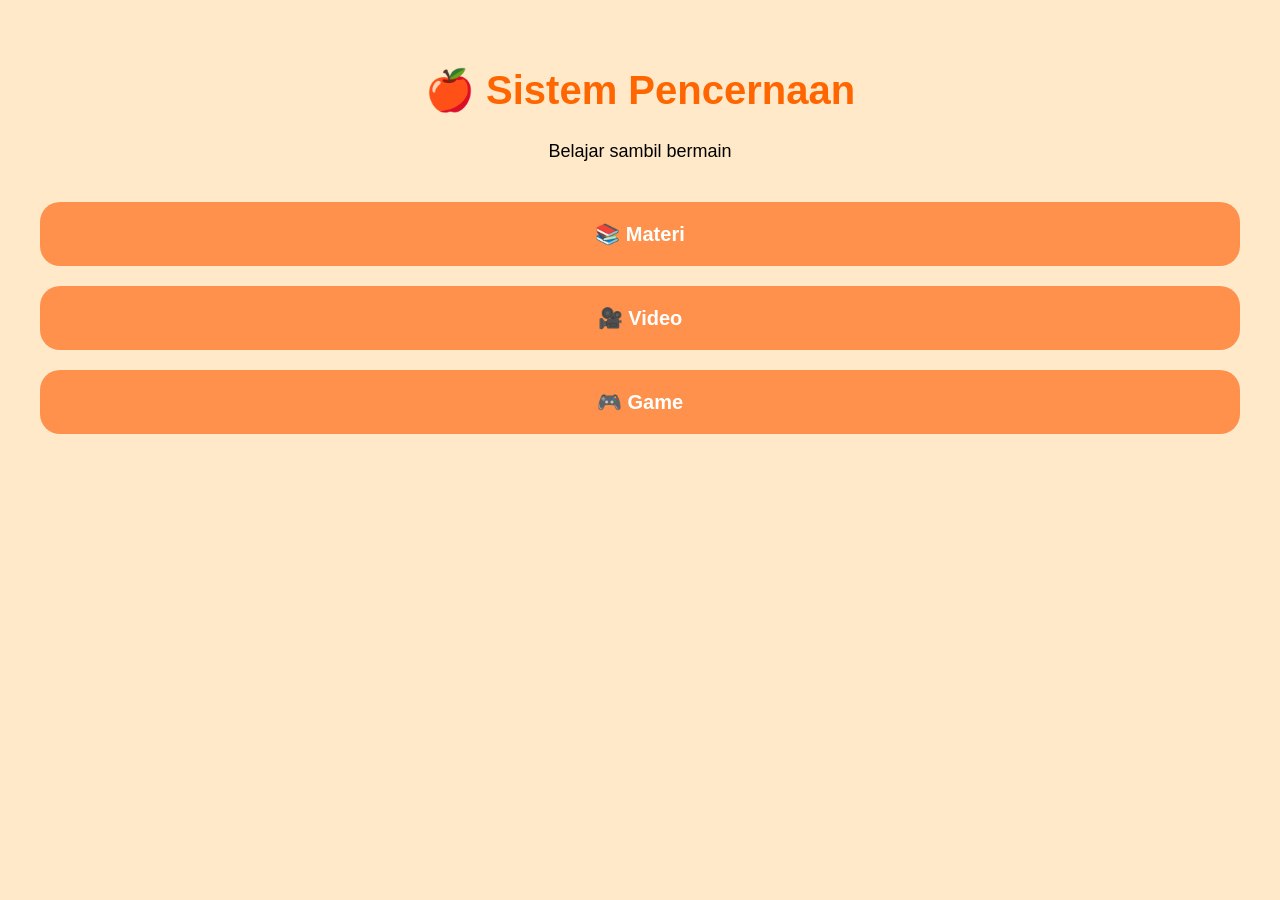
<file: index.html>
<!DOCTYPE html>
<html lang="id">
<head>
  <meta charset="UTF-8">
  <meta name="viewport" content="width=device-width, initial-scale=1.0">

  <title>Sistem Pencernaan</title>

  <link rel="stylesheet" href="css/style.css">
</head>
<body>

  <div class="container">

    <h1>🍎 Sistem Pencernaan</h1>

    <p>
      Belajar sambil bermain
    </p>

    <div class="menu">

      <a href="pages/materi.html">
        <button>📚 Materi</button>
      </a>

      <a href="pages/video.html">
        <button>🎥 Video</button>
      </a>

      <a href="pages/game.html">
        <button>🎮 Game</button>
      </a>

    </div>

  </div>

</body>
</html>
</file>
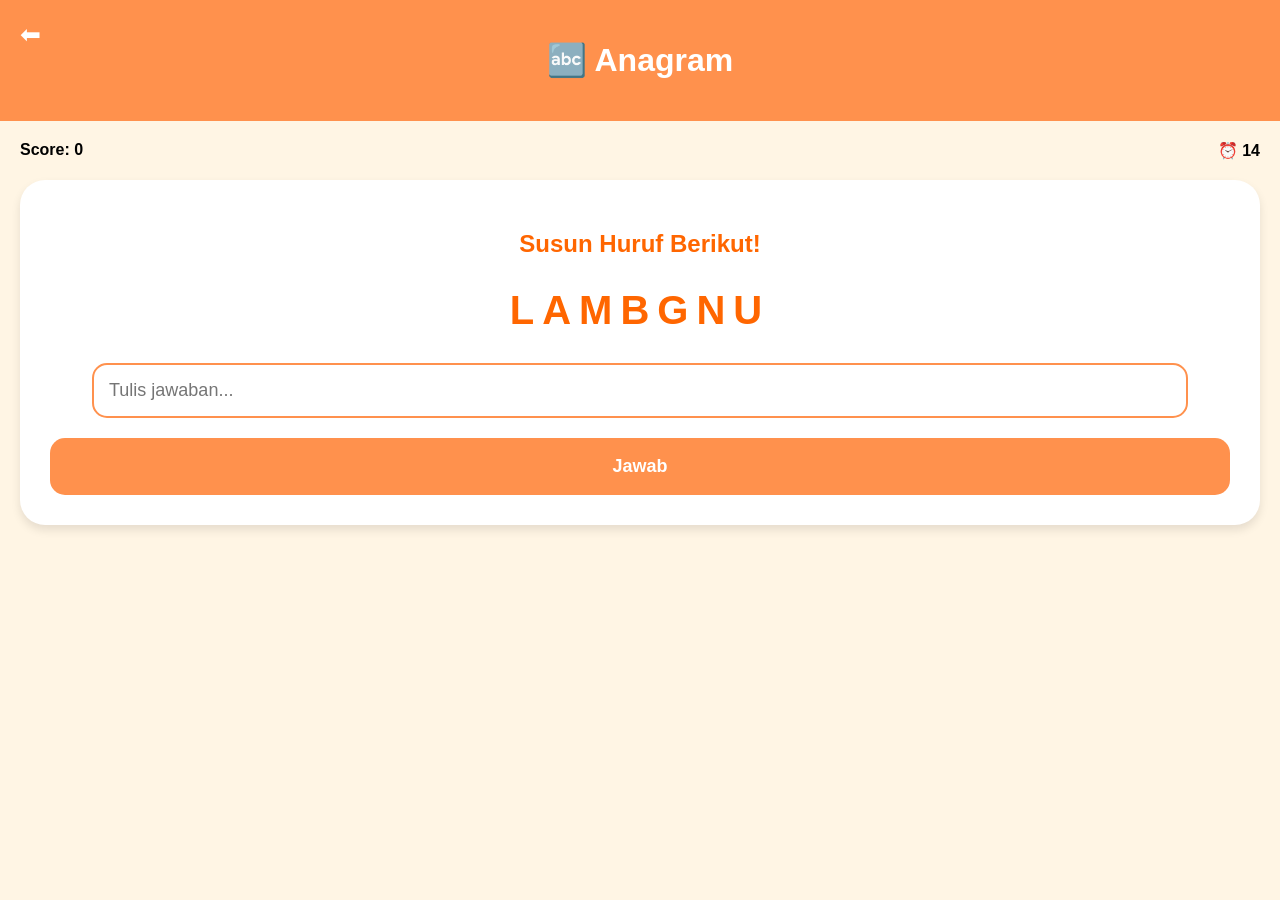
<file: pages/anagram.html>
<!DOCTYPE html>
<html lang="id">
<head>
  <meta charset="UTF-8">
  <meta name="viewport" content="width=device-width, initial-scale=1.0">

  <title>Anagram</title>

  <link rel="stylesheet" href="../css/anagram.css">
</head>
<body>

  <header>

    <a href="game.html" class="back">
      ⬅
    </a>

    <h1>🔤 Anagram</h1>

  </header>

  <div class="container">

    <div class="info">

      <div id="score">
        Score: 0
      </div>

      <div id="timer">
        ⏰ 15
      </div>

    </div>

    <div class="question-box">

      <h2>
        Susun Huruf Berikut!
      </h2>

      <div id="scrambled-word">

      </div>

      <input 
        type="text"
        id="answer"
        placeholder="Tulis jawaban..."
      >

      <button onclick="checkAnswer()">
        Jawab
      </button>

    </div>

  </div>

  <script src="../js/anagram.js"></script>

</body>
</html>
</file>
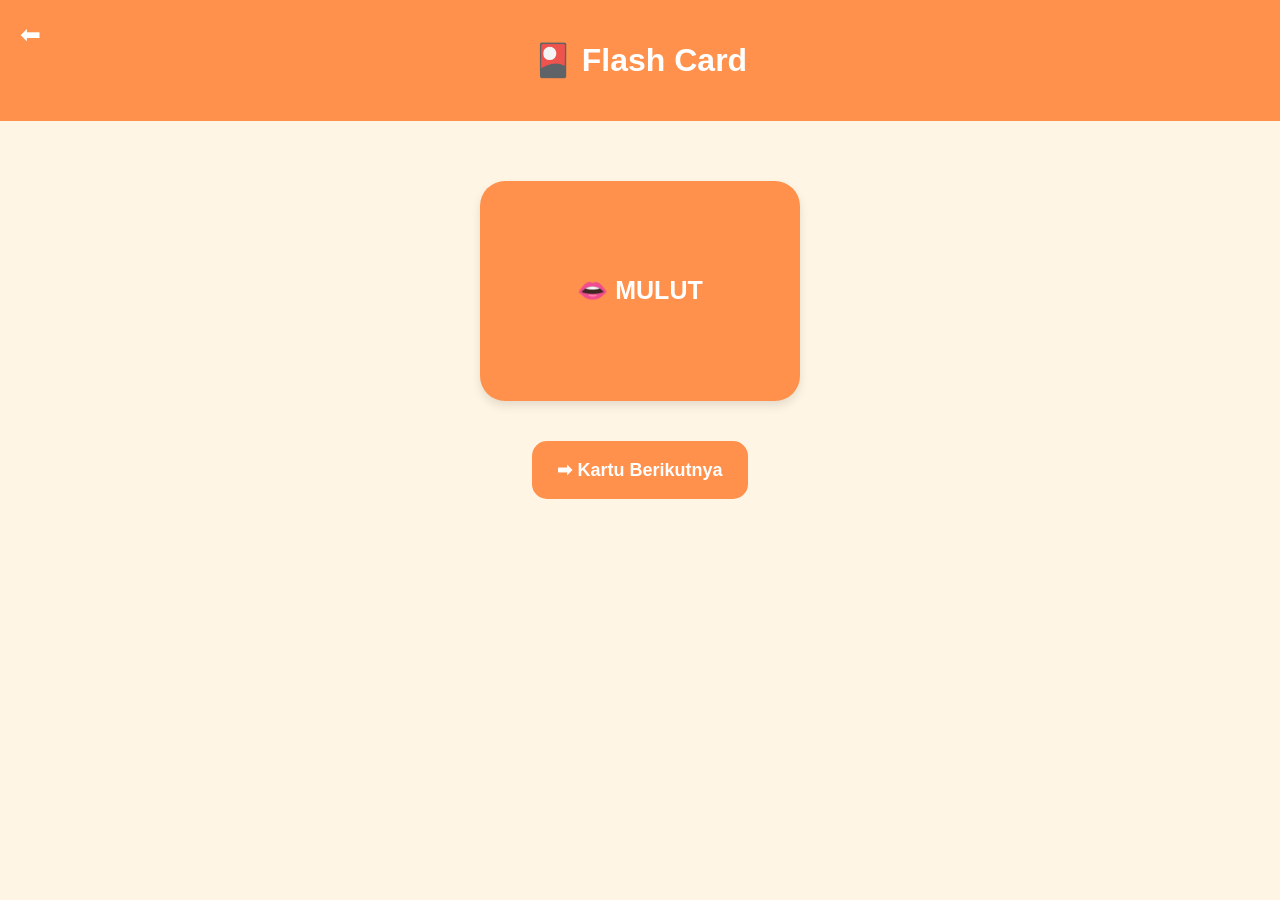
<file: pages/flashcard.html>
<!DOCTYPE html>
<html lang="id">
<head>
  <meta charset="UTF-8">
  <meta name="viewport" content="width=device-width, initial-scale=1.0">

  <title>Flash Card</title>

  <link rel="stylesheet" href="../css/flashcard.css">
</head>
<body>

  <header>

    <a href="game.html" class="back">
      ⬅
    </a>

    <h1>🎴 Flash Card</h1>

  </header>

  <div class="container">

    <div class="flashcard" id="flashcard">

      <div class="front" id="front">

      </div>

      <div class="back-card" id="back">

      </div>

    </div>

    <button onclick="nextCard()">
      ➡ Kartu Berikutnya
    </button>

  </div>

  <script src="../js/flashcard.js"></script>

</body>
</html>
</file>
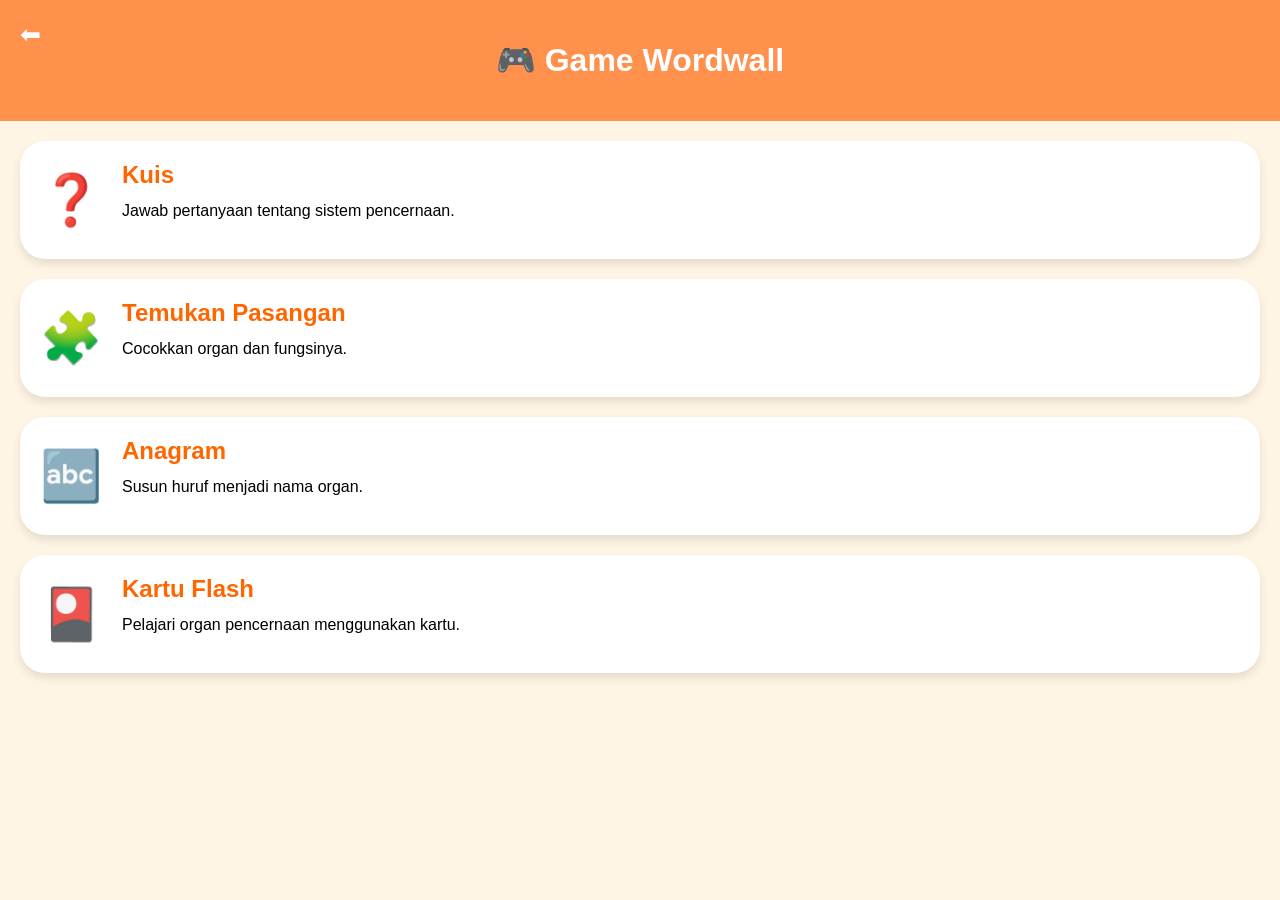
<file: pages/game.html>
<!DOCTYPE html>
<html lang="id">
<head>
  <meta charset="UTF-8">
  <meta name="viewport" content="width=device-width, initial-scale=1.0">

  <title>Game Wordwall</title>

  <link rel="stylesheet" href="../css/game.css">
</head>
<body>

  <header>

    <a href="../index.html" class="back">
      ⬅
    </a>

    <h1>🎮 Game Wordwall</h1>

  </header>

  <div class="container">

    <!-- KUIS -->
    <a href="kuis.html" class="game-card">

      <div class="emoji">
        ❓
      </div>

      <div>
        <h2>Kuis</h2>
        <p>
          Jawab pertanyaan tentang sistem pencernaan.
        </p>
      </div>

    </a>

    <!-- PASANGAN -->
    <a href="pasangan.html" class="game-card">

      <div class="emoji">
        🧩
      </div>

      <div>
        <h2>Temukan Pasangan</h2>
        <p>
          Cocokkan organ dan fungsinya.
        </p>
      </div>

    </a>

    <!-- ANAGRAM -->
    <a href="anagram.html" class="game-card">

      <div class="emoji">
        🔤
      </div>

      <div>
        <h2>Anagram</h2>
        <p>
          Susun huruf menjadi nama organ.
        </p>
      </div>

    </a>

<!-- FLASH CARD -->
<a href="flashcard.html" class="game-card">

  <div class="emoji">
    🎴
  </div>
  
  <div>
    <h2>Kartu Flash</h2>
    <p>
      Pelajari organ pencernaan menggunakan kartu.
    </p>
  </div>
  
</a>

  </div>
</file>
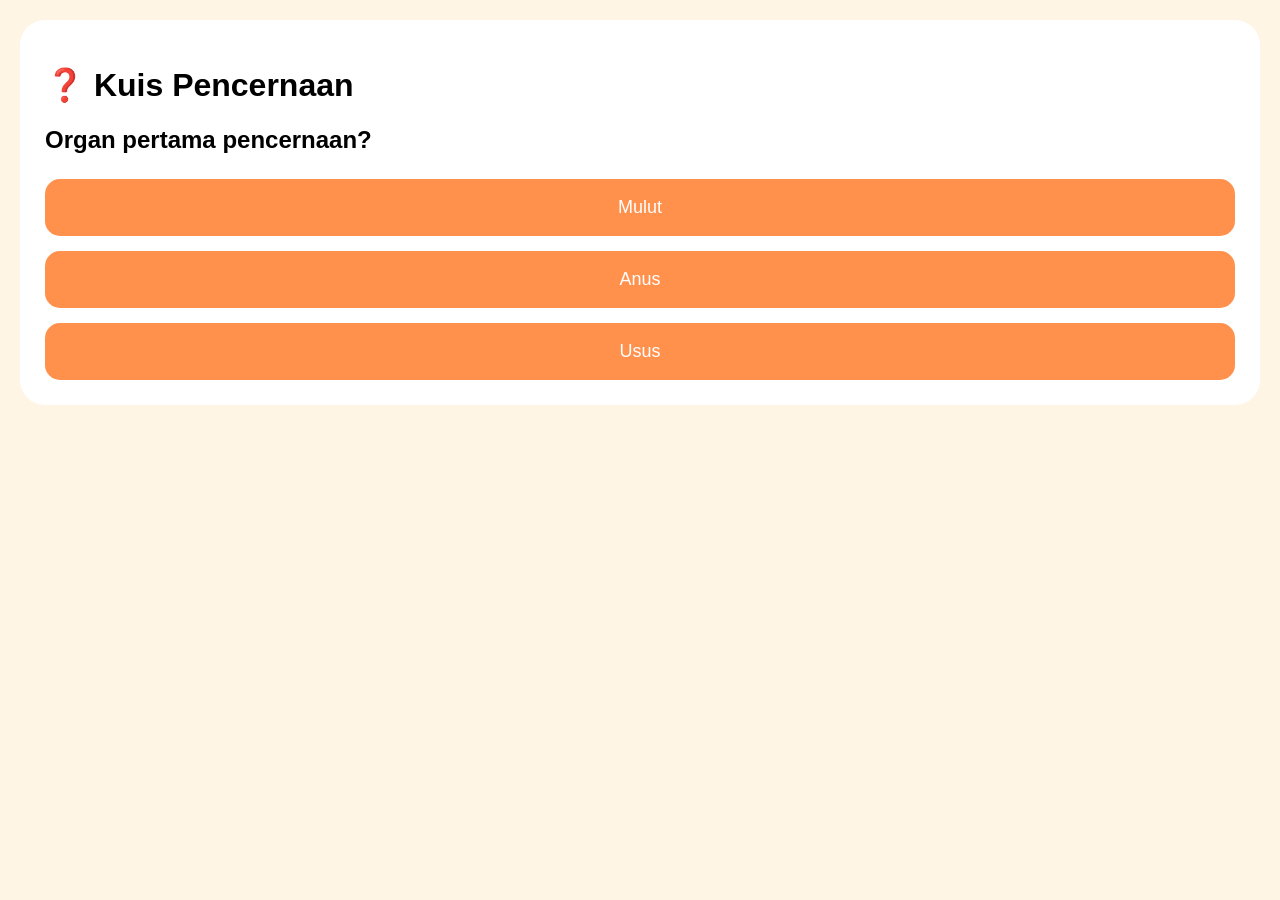
<file: pages/kuis.html>
<!DOCTYPE html>
<html lang="id">
<head>
<meta charset="UTF-8">
<meta name="viewport" content="width=device-width, initial-scale=1.0">
<title>Kuis</title>
<link rel="stylesheet" href="../css/kuis.css">
</head>
<body>

<div class="container">

<h1>❓ Kuis Pencernaan</h1>

<div id="question"></div>

<div id="answers"></div>

</div>

<script type="module" src="../js/kuis.js"></script>

</body>
</html>
</file>
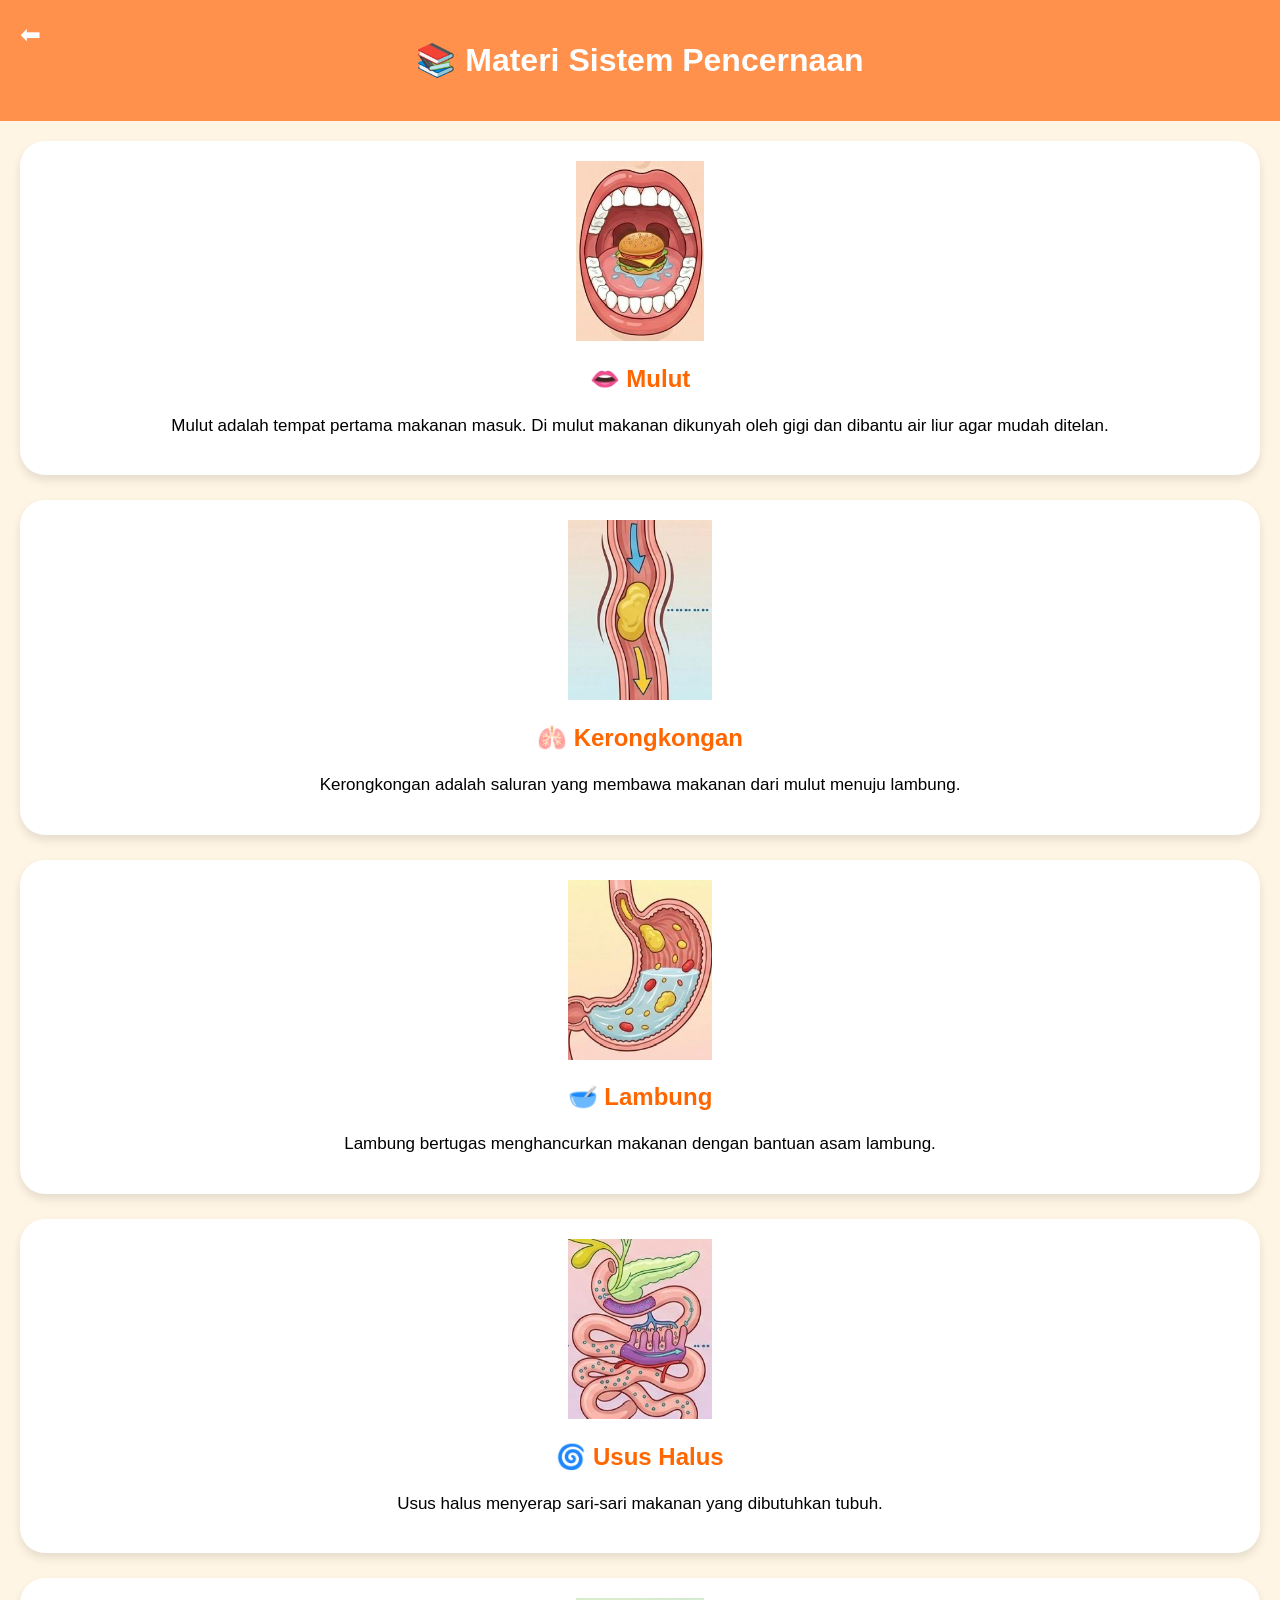
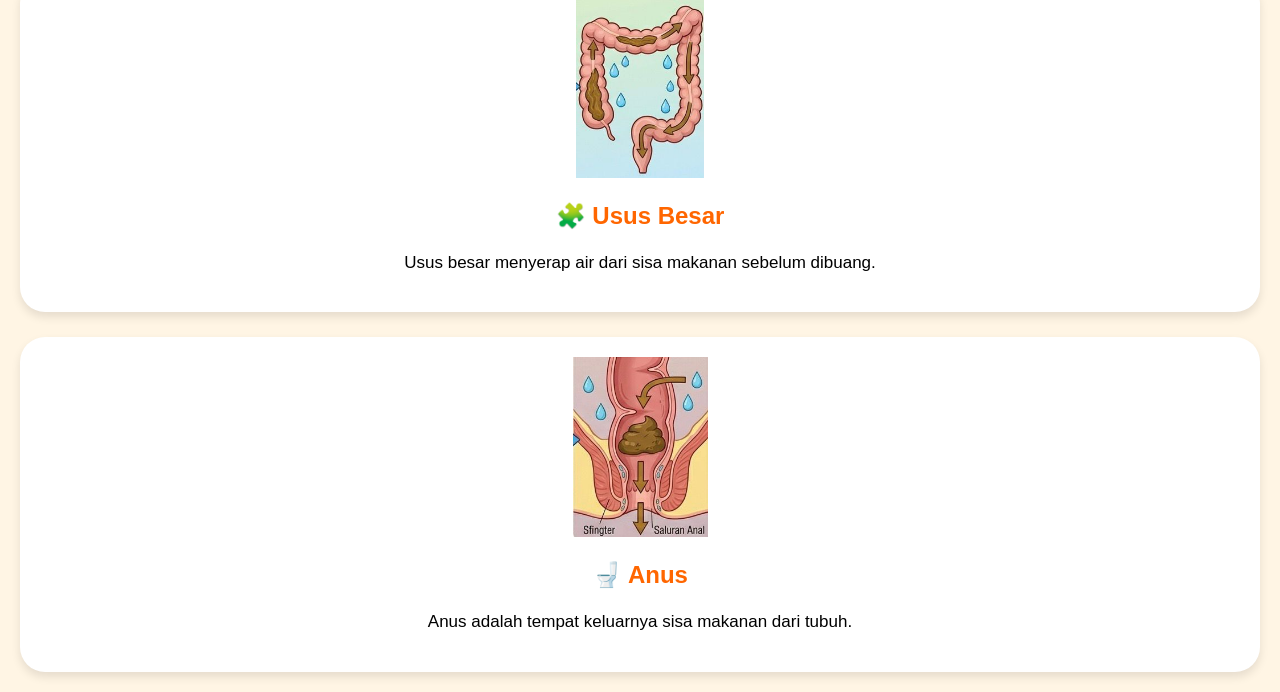
<file: pages/materi.html>
<!DOCTYPE html>
<html lang="id">
<head>
  <meta charset="UTF-8">
  <meta name="viewport" content="width=device-width, initial-scale=1.0">

  <title>Materi Sistem Pencernaan</title>

  <link rel="stylesheet" href="../css/materi.css">
</head>
<body>

  <header>

    <a href="../index.html" class="back">
      ⬅
    </a>

    <h1>📚 Materi Sistem Pencernaan</h1>

  </header>

  <div class="container">

    <!-- MULUT -->
    <div class="card">

      <img src="../img/mulut.png">

      <h2>👄 Mulut</h2>

      <p>
        Mulut adalah tempat pertama makanan masuk.
        Di mulut makanan dikunyah oleh gigi dan dibantu air liur agar mudah ditelan.
      </p>

    </div>

    <!-- KERONGKONGAN -->
    <div class="card">

      <img src="../img/kerongkongan.png">

      <h2>🫁 Kerongkongan</h2>

      <p>
        Kerongkongan adalah saluran yang membawa makanan dari mulut menuju lambung.
      </p>

    </div>

    <!-- LAMBUNG -->
    <div class="card">

      <img src="../img/lambung.png">

      <h2>🥣 Lambung</h2>

      <p>
        Lambung bertugas menghancurkan makanan dengan bantuan asam lambung.
      </p>

    </div>

    <!-- USUS HALUS -->
    <div class="card">

      <img src="../img/usus-halus.png">

      <h2>🌀 Usus Halus</h2>

      <p>
        Usus halus menyerap sari-sari makanan yang dibutuhkan tubuh.
      </p>

    </div>

    <!-- USUS BESAR -->
    <div class="card">

      <img src="../img/usus-besar.png">

      <h2>🧩 Usus Besar</h2>

      <p>
        Usus besar menyerap air dari sisa makanan sebelum dibuang.
      </p>

    </div>

    <!-- ANUS -->
    <div class="card">

      <img src="../img/anus.png">

      <h2>🚽 Anus</h2>

      <p>
        Anus adalah tempat keluarnya sisa makanan dari tubuh.
      </p>

    </div>

  </div>

</body>
</html>
</file>
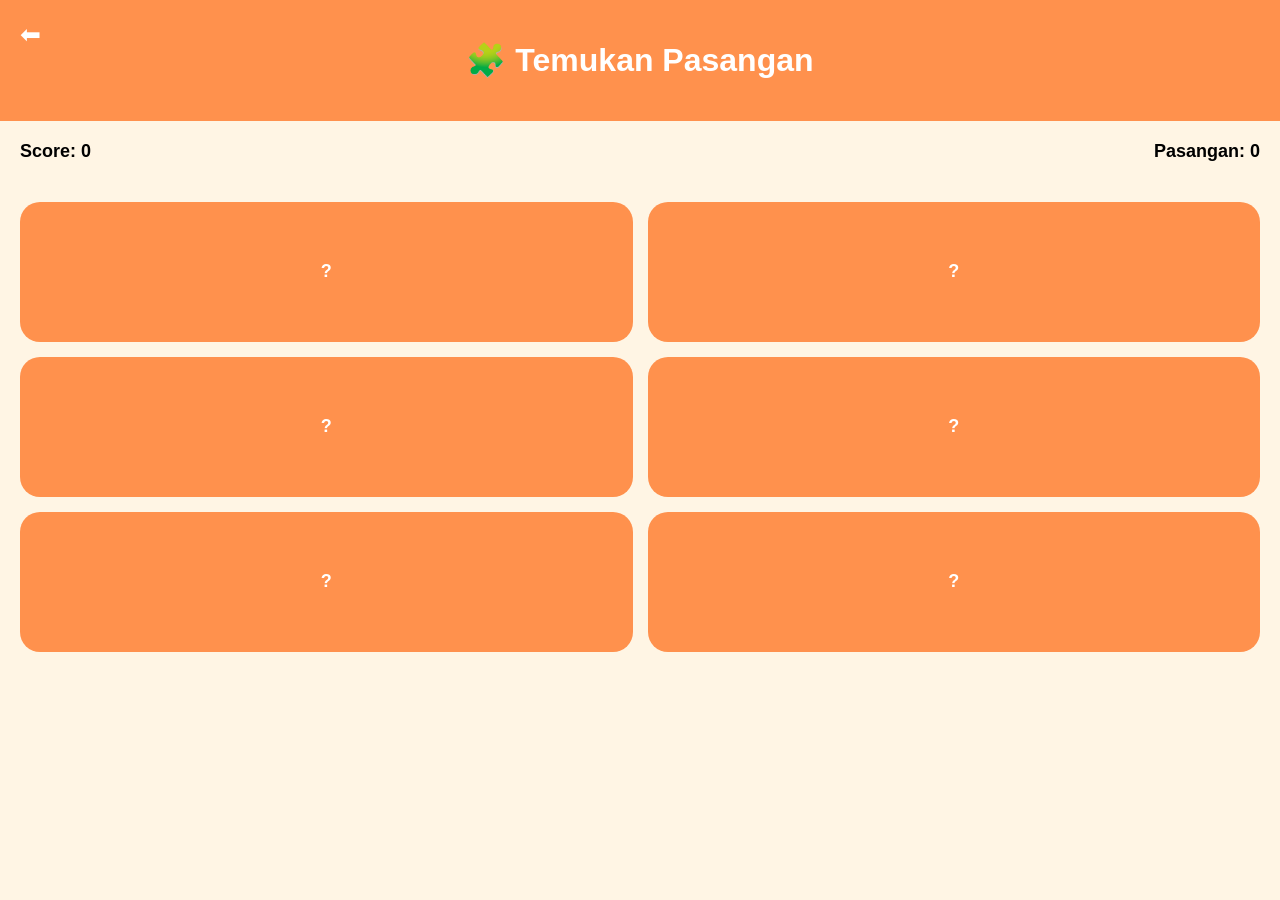
<file: pages/pasangan.html>
<!DOCTYPE html>
<html lang="id">
<head>
  <meta charset="UTF-8">
  <meta name="viewport" content="width=device-width, initial-scale=1.0">

  <title>Temukan Pasangan</title>

  <link rel="stylesheet" href="../css/pasangan.css">
</head>
<body>

  <header>

    <a href="game.html" class="back">
      ⬅
    </a>

    <h1>🧩 Temukan Pasangan</h1>

  </header>

  <div class="info">

    <div id="score">
      Score: 0
    </div>

    <div id="pair">
      Pasangan: 0
    </div>

  </div>

  <div class="game-board" id="gameBoard">

  </div>

  <script src="../js/pasangan.js"></script>

</body>
</html>
</file>
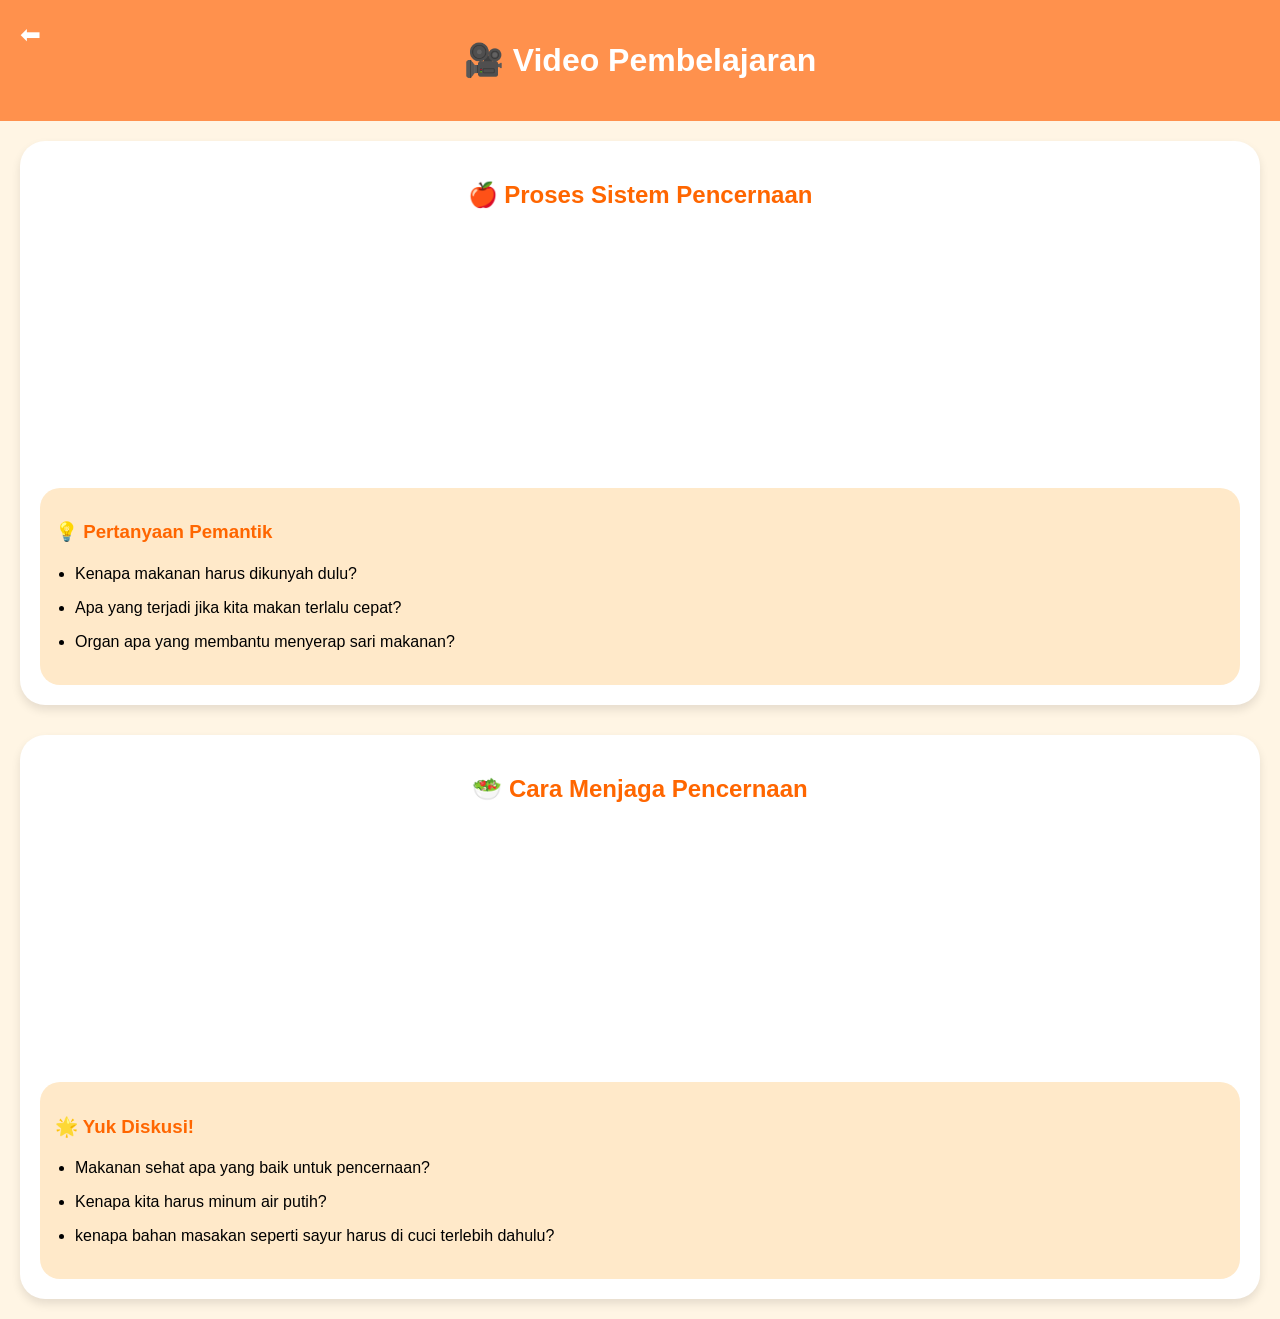
<file: pages/video.html>
<!DOCTYPE html>
<html lang="id">
<head>
  <meta charset="UTF-8">
  <meta name="viewport" content="width=device-width, initial-scale=1.0">

  <title>Video Pembelajaran</title>

  <link rel="stylesheet" href="../css/video.css">
</head>
<body>

  <header>

    <a href="../index.html" class="back">
      ⬅
    </a>

    <h1>🎥 Video Pembelajaran</h1>

  </header>

  <div class="container">

    <!-- VIDEO 1 -->
    <div class="video-card">

      <h2>
        🍎 Proses Sistem Pencernaan
      </h2>

      <iframe 
        src="https://www.youtube.com/embed/8gvvB9POcVQ?feature=shared"
        allowfullscreen>
      </iframe>

      <div class="pemantik">

        <h3>💡 Pertanyaan Pemantik</h3>

        <ul>
          <li>
            Kenapa makanan harus dikunyah dulu?
          </li>

          <li>
            Apa yang terjadi jika kita makan terlalu cepat?
          </li>

          <li>
            Organ apa yang membantu menyerap sari makanan?
          </li>
          
        </ul>

      </div>

    </div>

    <!-- VIDEO 2 -->
    <div class="video-card">

      <h2>
        🥗 Cara Menjaga Pencernaan
      </h2>

      <iframe 
        src="https://www.youtube.com/embed/d996tAe3NY4?feature=shared"
        allowfullscreen>
      </iframe>

      <div class="pemantik">

        <h3>🌟 Yuk Diskusi!</h3>

        <ul>
          <li>
            Makanan sehat apa yang baik untuk pencernaan?
          </li>

          <li>
            Kenapa kita harus minum air putih?
          </li>

          <li>
            kenapa bahan masakan seperti sayur harus di cuci terlebih dahulu?
          </li>

        </ul>

      </div>

    </div>

  </div>

</body>
</html><html>

<head>
  <meta charset="UTF-8">
  <meta name="viewport" content="width=device-width, initial-scale=1">
  <title></title>
</head>

<body>
  
</body>

</html>
</file>
<file: css/style.css>
body {
  margin: 0;
  padding: 0;
  font-family: Arial;
  background: #FFE9C9;
}

.container {
  text-align: center;
  padding: 40px;
}

h1 {
  color: #ff6600;
  font-size: 40px;
}

p {
  font-size: 18px;
}

.menu {
  display: flex;
  flex-direction: column;
  gap: 20px;
  margin-top: 40px;
}

button {
  width: 100%;
  padding: 20px;
  border: none;
  border-radius: 20px;
  background: #ff914d;
  color: white;
  font-size: 20px;
  font-weight: bold;
}

button:hover {
  background: #ff6b00;
}
</file>
<file: css/anagram.css>
body {
  margin: 0;
  padding: 0;
  font-family: Arial;
  background: #FFF5E4;
}

header {
  background: #ff914d;
  color: white;
  text-align: center;
  padding: 20px;
  position: sticky;
  top: 0;
}

.back {
  position: absolute;
  left: 20px;
  top: 20px;
  text-decoration: none;
  color: white;
  font-size: 25px;
}

.container {
  padding: 20px;
}

.info {
  display: flex;
  justify-content: space-between;
  font-weight: bold;
  margin-bottom: 20px;
}

.question-box {
  background: white;
  padding: 30px;
  border-radius: 25px;
  text-align: center;
  
  box-shadow: 0 5px 10px rgba(0, 0, 0, 0.1);
}

.question-box h2 {
  color: #ff6600;
}

#scrambled-word {
  font-size: 40px;
  font-weight: bold;
  color: #ff6600;
  
  margin: 30px 0;
  
  letter-spacing: 8px;
}

input {
  width: 90%;
  padding: 15px;
  border-radius: 15px;
  border: 2px solid #ff914d;
  font-size: 18px;
}

button {
  margin-top: 20px;
  width: 100%;
  padding: 18px;
  border: none;
  border-radius: 15px;
  
  background: #ff914d;
  color: white;
  
  font-size: 18px;
  font-weight: bold;
}
</file>
<file: css/flashcard.css>
body {
  margin: 0;
  padding: 0;
  font-family: Arial;
  background: #FFF5E4;
}

header {
  background: #ff914d;
  color: white;
  text-align: center;
  padding: 20px;
  position: sticky;
  top: 0;
}

.back {
  position: absolute;
  left: 20px;
  top: 20px;
  text-decoration: none;
  color: white;
  font-size: 25px;
}

.container {
  padding: 20px;
  
  display: flex;
  flex-direction: column;
  align-items: center;
}

.flashcard {
  width: 320px;
  height: 220px;
  
  position: relative;
  
  transform-style: preserve-3d;
  
  transition: 0.6s;
  
  cursor: pointer;
  
  margin-top: 40px;
}

.flashcard.flip {
  transform: rotateY(180deg);
}

.front,
.back-card {
  
  position: absolute;
  
  width: 100%;
  height: 100%;
  
  border-radius: 25px;
  
  display: flex;
  justify-content: center;
  align-items: center;
  
  text-align: center;
  
  padding: 20px;
  
  box-sizing: border-box;
  
  backface-visibility: hidden;
  
  font-size: 25px;
  font-weight: bold;
  
  box-shadow: 0 5px 10px rgba(0, 0, 0, 0.1);
  
}

.front {
  background: #ff914d;
  color: white;
}

.back-card {
  background: white;
  color: #ff6600;
  
  transform: rotateY(180deg);
}

button {
  margin-top: 40px;
  
  padding: 18px 25px;
  
  border: none;
  border-radius: 15px;
  
  background: #ff914d;
  color: white;
  
  font-size: 18px;
  font-weight: bold;
}
</file>
<file: css/game.css>
body {
  margin: 0;
  padding: 0;
  font-family: Arial;
  background: #FFF5E4;
}

header {
  background: #ff914d;
  padding: 20px;
  color: white;
  text-align: center;
  position: sticky;
  top: 0;
}

.back {
  position: absolute;
  left: 20px;
  top: 20px;
  color: white;
  text-decoration: none;
  font-size: 25px;
}

.container {
  padding: 20px;
  display: flex;
  flex-direction: column;
  gap: 20px;
}

.game-card {
  background: white;
  border-radius: 25px;
  padding: 20px;
  
  display: flex;
  align-items: center;
  gap: 20px;
  
  text-decoration: none;
  color: black;
  
  box-shadow: 0 5px 10px rgba(0, 0, 0, 0.1);
  
  transition: 0.3s;
}

.game-card:hover {
  transform: scale(1.03);
}

.emoji {
  font-size: 50px;
}

.game-card h2 {
  color: #ff6600;
  margin: 0;
}

.game-card p {
  margin-top: 10px;
  line-height: 1.5;
}
</file>
<file: css/kuis.css>
body {
  margin: 0;
  padding: 20px;
  font-family: Arial;
  background: #FFF5E4;
}

.container {
  background: white;
  padding: 25px;
  border-radius: 25px;
}

#question {
  font-size: 24px;
  font-weight: bold;
  margin-bottom: 25px;
}

#answers {
  display: flex;
  flex-direction: column;
  gap: 15px;
}

#answers button {
  padding: 18px;
  border: none;
  border-radius: 15px;
  background: #ff914d;
  color: white;
  font-size: 18px;
}
</file>
<file: css/materi.css>
body {
  margin: 0;
  padding: 0;
  font-family: Arial;
  background: #FFF5E4;
}

header {
  background: #ff914d;
  padding: 20px;
  color: white;
  text-align: center;
  position: sticky;
  top: 0;
}

.back {
  position: absolute;
  left: 20px;
  top: 20px;
  text-decoration: none;
  color: white;
  font-size: 25px;
}

.container {
  padding: 20px;
  display: flex;
  flex-direction: column;
  gap: 25px;
}

.card {
  background: white;
  border-radius: 25px;
  padding: 20px;
  text-align: center;
  box-shadow: 0 5px 10px rgba(0, 0, 0, 0.1);
  
  animation: muncul 0.5s ease;
}

.card img {
  width: 180px;
  height: 180px;
  object-fit: contain;
}

.card h2 {
  color: #ff6600;
}

.card p {
  font-size: 17px;
  line-height: 1.5;
}

@keyframes muncul {
  from {
    opacity: 0;
    transform: translateY(30px);
  }
  
  to {
    opacity: 1;
    transform: translateY(0);
  }
}
</file>
<file: css/pasangan.css>
body {
  margin: 0;
  padding: 0;
  font-family: Arial;
  background: #FFF5E4;
}

header {
  background: #ff914d;
  color: white;
  text-align: center;
  padding: 20px;
  position: sticky;
  top: 0;
}

.back {
  position: absolute;
  left: 20px;
  top: 20px;
  text-decoration: none;
  color: white;
  font-size: 25px;
}

.info {
  display: flex;
  justify-content: space-between;
  padding: 20px;
  font-weight: bold;
  font-size: 18px;
}

.game-board {
  padding: 20px;
  
  display: grid;
  grid-template-columns: repeat(2, 1fr);
  gap: 15px;
}

.card {
  height: 120px;
  background: #ff914d;
  border-radius: 20px;
  
  display: flex;
  justify-content: center;
  align-items: center;
  
  font-size: 18px;
  font-weight: bold;
  color: white;
  
  cursor: pointer;
  
  transition: 0.3s;
  
  text-align: center;
  padding: 10px;
}

.card.flipped {
  background: white;
  color: #ff6600;
  box-shadow: 0 5px 10px rgba(0, 0, 0, 0.1);
}

.card.matched {
  background: #7CFC8A;
  color: black;
}
</file>
<file: css/video.css>
body {
  margin: 0;
  padding: 0;
  font-family: Arial;
  background: #FFF5E4;
}

header {
  background: #ff914d;
  color: white;
  padding: 20px;
  text-align: center;
  position: sticky;
  top: 0;
}

.back {
  position: absolute;
  left: 20px;
  top: 20px;
  text-decoration: none;
  color: white;
  font-size: 25px;
}

.container {
  padding: 20px;
  display: flex;
  flex-direction: column;
  gap: 30px;
}

.video-card {
  background: white;
  border-radius: 25px;
  padding: 20px;
  box-shadow: 0 5px 10px rgba(0, 0, 0, 0.1);
  
  animation: muncul 0.5s ease;
}

.video-card h2 {
  text-align: center;
  color: #ff6600;
}

iframe {
  width: 100%;
  height: 220px;
  border: none;
  border-radius: 20px;
  margin-top: 15px;
}

.pemantik {
  margin-top: 20px;
  background: #FFE9C9;
  padding: 15px;
  border-radius: 20px;
}

.pemantik h3 {
  color: #ff6600;
}

.pemantik ul {
  padding-left: 20px;
}

.pemantik li {
  margin-bottom: 10px;
  line-height: 1.5;
}

@keyframes muncul {
  from {
    opacity: 0;
    transform: translateY(30px);
  }
  
  to {
    opacity: 1;
    transform: translateY(0);
  }
}
</file>
